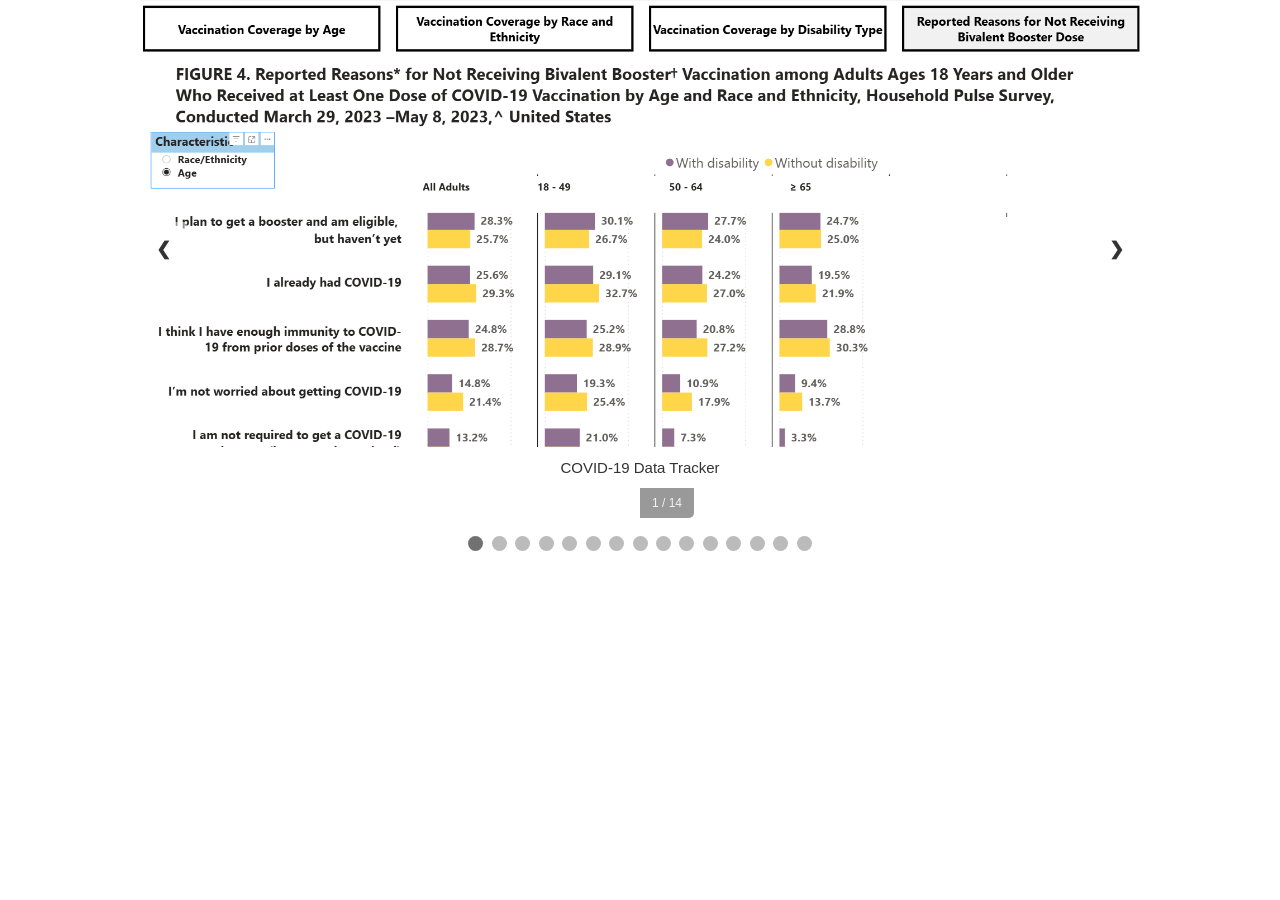
<file: index.html>
<!DOCTYPE html>
<html>
<head>
<meta name="viewport" content="width=device-width, initial-scale=1">
<style>
* {box-sizing: border-box}
body {font-family: Verdana, sans-serif; margin:0}
.mySlides {display: none; position: relative;} /* Added position: relative to the slide container */
img {vertical-align: middle;}

/* Slideshow container */
.slideshow-container {
  max-width: 1000px;
  position: relative;
  margin: auto;
}

/* Next & previous buttons */
.prev, .next {
  cursor: pointer;
  position: absolute;
  top: 50%;
  width: auto;
  padding: 16px;
  margin-top: -22px;
  color: #333;
  background-color: rgba(255,255,255,0.5);
  font-weight: bold;
  font-size: 18px;
  transition: 0.6s ease;
  border-radius: 0 3px 3px 0;
  user-select: none;
  z-index: 2; /* Ensures arrows stay above text layout shifts */
}

/* Position the "next button" to the right */
.next {
  right: 0;
  border-radius: 3px 0 0 3px;
}

/* On hover, add a black background color with a little bit see-through */
.prev:hover, .next:hover {
  background-color: rgba(0,0,0,0.8);
  color: white;
}

/* Caption text sits naturally below the image */
.text {
  color: #333333;
  font-size: 15px;
  padding: 12px 12px;
  position: relative;
  width: 100%;
  text-align: center;
}

/* Number text (1/3 etc) anchored to top-left of the slide container */
.numbertext {
  color: #f2f2f2;
  font-size: 12px;
  padding: 8px 12px;
  position: absolute;
  top: center;
  left: 50%;
  background-color: rgba(0,0,0,0.4);
  border-radius: 0 0 5px 0;
}

/* The dots/bullets/indicators */
.dot {
  cursor: pointer;
  height: 15px;
  width: 15px;
  margin: 0 2px;
  background-color: #bbb;
  border-radius: 50%;
  display: inline-block;
  transition: background-color 0.6s ease;
}

.active, .dot:hover {
  background-color: #717171;
}

/* Fading animation */
.fade {
  animation-name: fade;
  animation-duration: 1.5s;
}

@keyframes fade {
  from {opacity: .4} 
  to {opacity: 1}
}

/* On smaller screens, decrease text size */
@media only screen and (max-width: 300px) {
  .prev, .next,.text {font-size: 11px}
}
</style>
</head>
<body>

<div class="slideshow-container">

<div class="mySlides fade">
  <img src="CDT_Disability_Age.png" style="width:100%">
  <div class="text">COVID-19 Data Tracker</div>
  <div class="numbertext">1 / 14</div>
</div>

<div class="mySlides fade">
  <img src="CDT_Disability_Race.png" style="width:100%">
  <div class="text">COVID-19 Data Tracker</div>
  <div class="numbertext">2 / 14</div>
</div>

<div class="mySlides fade">
  <img src="CDT_TrendsBehavior.png" style="width:100%">
  <div class="text">COVID-19 Data Tracker</div>
  <div class="numbertext">3 / 14</div>
</div>

<div class="mySlides fade">
  <img src="CDT_TrendsBehavior_State.png" style="width:100%">
  <div class="text">CCOVID-19 Data Tracker</div>
  <div class="numbertext">4 / 14</div>
</div>

<div class="mySlides fade">
  <img src="CDT_VaxStatusIntent.png" style="width:100%">
  <div class="text">CCOVID-19 Data Tracker</div>
  <div class="numbertext">5 / 14</div>
</div>

<div class="mySlides fade">
  <img src="COVID19_NIS_Survey.png" style="width:100%">
  <div class="text">CCOVID National Immunization Survey - Coverage</div>
  <div class="numbertext">6 / 14</div>
</div>

<div class="mySlides fade">
  <img src="COVID19_NIS_Survey_Profiles.png" style="width:100%">
  <div class="text">COVID National Immunization Survey - Coverage</div>
  <div class="numbertext">7 / 14</div>
</div>
  
<div class="mySlides fade">
  <img src="VFC_1.png" style="width:100%">
  <div class="text">Vaccine For Children - Compliance Tracker (dummy data)</div>
  <div class="numbertext">8 / 14</div>
</div>

<div class="mySlides fade">
  <img src="VFC_2.png" style="width:100%">
  <div class="text">Vaccine For Children - Compliance Tracker (dummy data)</div>
  <div class="numbertext">9 / 14</div>
</div>

  <div class="mySlides fade">
  <img src="CPIC_1.png" style="width:100%">
  <div class="text">Capital Planning & Investment Control</div>
  <div class="numbertext">10 / 14</div>
</div>

    <div class="mySlides fade">
  <img src="CPIC_2.png" style="width:100%">
  <div class="text">Capital Planning & Investment Control</div>
  <div class="numbertext">11 / 14</div>
</div>

      <div class="mySlides fade">
  <img src="CPIC_3.png" style="width:100%">
  <div class="text">Capital Planning & Investment Control</div>
  <div class="numbertext">12 / 14</div>
</div>

          <div class="mySlides fade">
  <img src="CPR_1.png" style="width:100%">
  <div class="text">360 Customer Report</div>
  <div class="numbertext">13/ 14</div>
</div>

            <div class="mySlides fade">
  <img src="CPR2.png" style="width:100%">
  <div class="text">360 Customer Report</div>
  <div class="numbertext">13/ 14</div>
</div>
  
<a class="prev" onclick="plusSlides(-1)">❮</a>
<a class="next" onclick="plusSlides(1)">❯</a>

</div>
<br>

<!-- Fixed the indicator dots count to match your 9 total slides -->
<div style="text-align:center;padding:30px">
  <span class="dot" onclick="currentSlide(1)"></span> 
  <span class="dot" onclick="currentSlide(2)"></span> 
  <span class="dot" onclick="currentSlide(3)"></span> 
  <span class="dot" onclick="currentSlide(4)"></span> 
  <span class="dot" onclick="currentSlide(5)"></span> 
  <span class="dot" onclick="currentSlide(6)"></span> 
  <span class="dot" onclick="currentSlide(7)"></span> 
  <span class="dot" onclick="currentSlide(8)"></span> 
  <span class="dot" onclick="currentSlide(9)"></span> 
  <span class="dot" onclick="currentSlide(10)"></span> 
  <span class="dot" onclick="currentSlide(11)"></span> 
  <span class="dot" onclick="currentSlide(12)"></span> 
  <span class="dot" onclick="currentSlide(13)"></span> 
  <span class="dot" onclick="currentSlide(14)"></span> 
  <span class="dot" onclick="currentSlide(15)"></span> 
</div>

<script>
let slideIndex = 1;
showSlides(slideIndex);

function plusSlides(n) {
  showSlides(slideIndex += n);
}

function currentSlide(n) {
  showSlides(slideIndex = n);
}

function showSlides(n) {
  let i;
  let slides = document.getElementsByClassName("mySlides");
  let dots = document.getElementsByClassName("dot");
  if (n > slides.length) {slideIndex = 1}    
  if (n < 1) {slideIndex = slides.length}
  for (i = 0; i < slides.length; i++) {
    slides[i].style.display = "none";  
  }
  for (i = 0; i < dots.length; i++) {
    dots[i].className = dots[i].className.replace(" active", "");
  }
  slides[slideIndex-1].style.display = "block";  
  // Dynamic safety check ensures it won't crash if dots count mismatches slides count
  if (dots[slideIndex-1]) {
    dots[slideIndex-1].className += " active";
  }
}
</script>

</body>
</html>
</file>
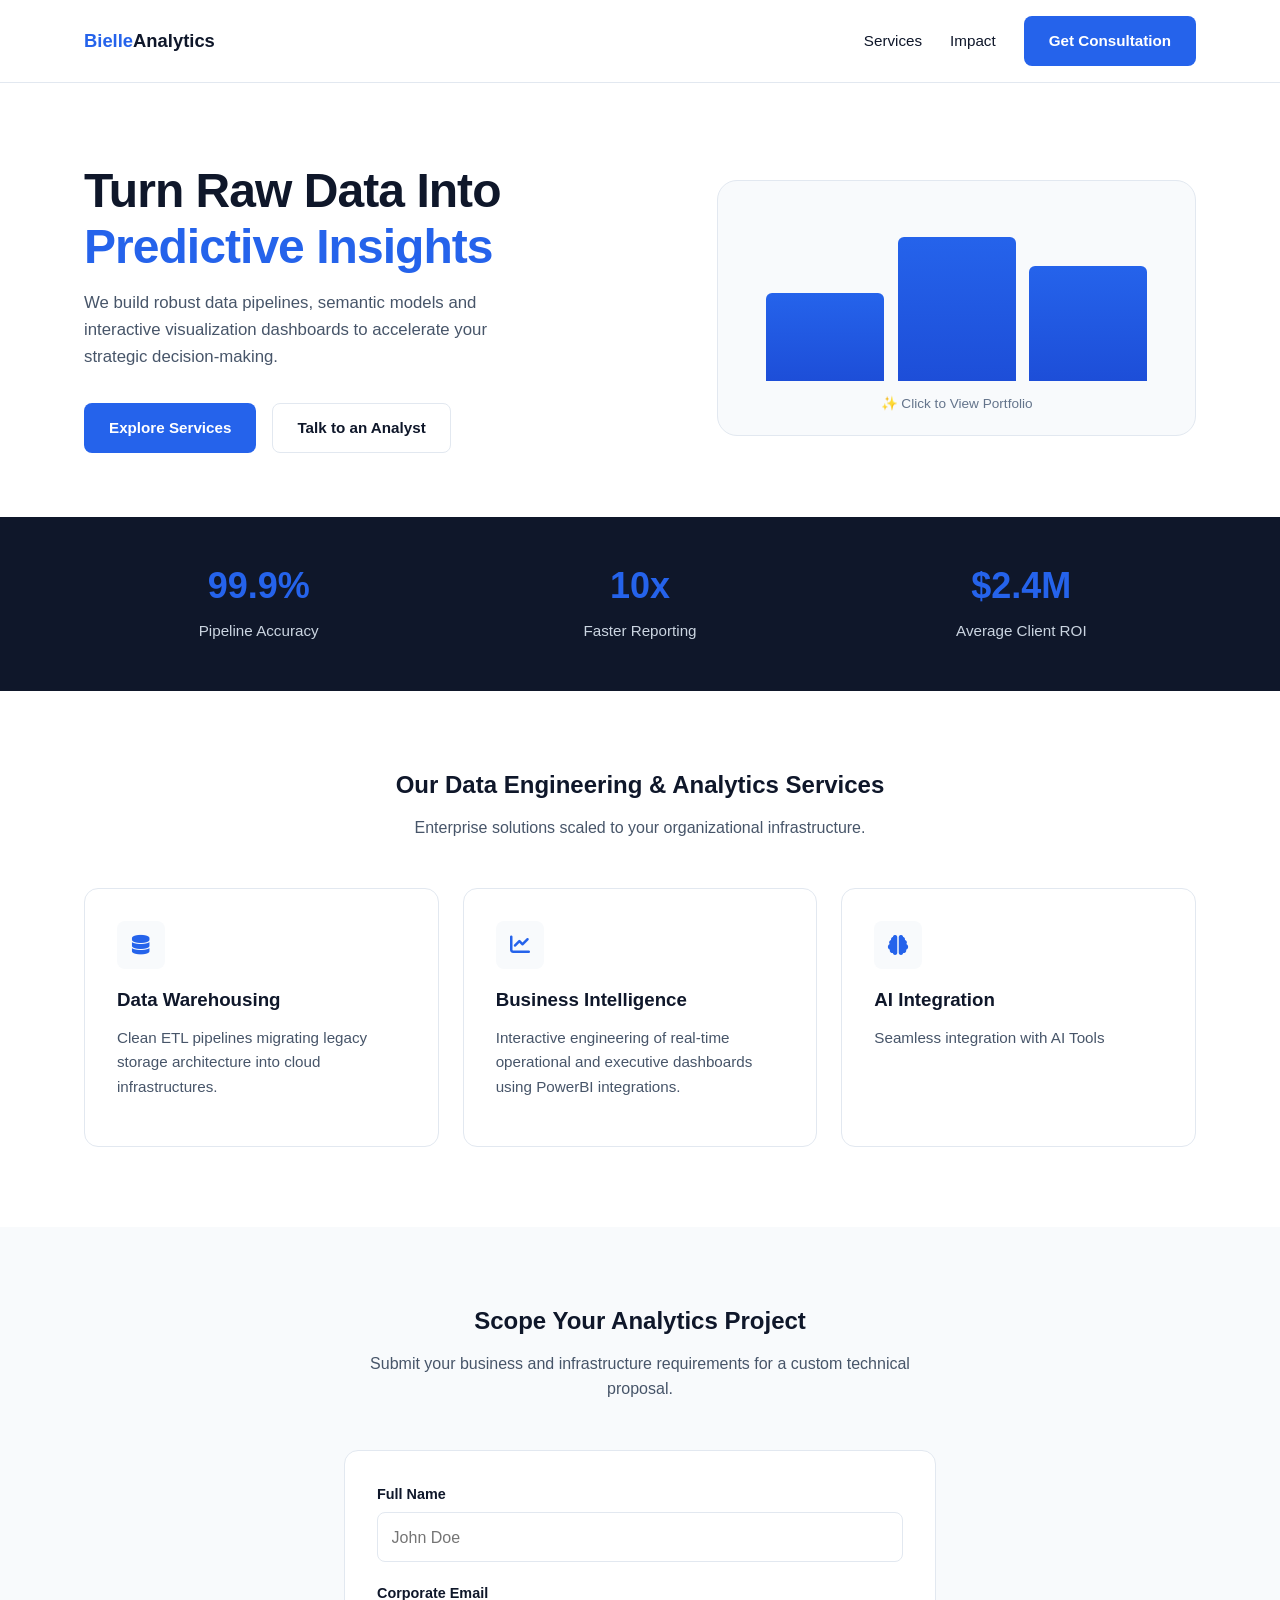
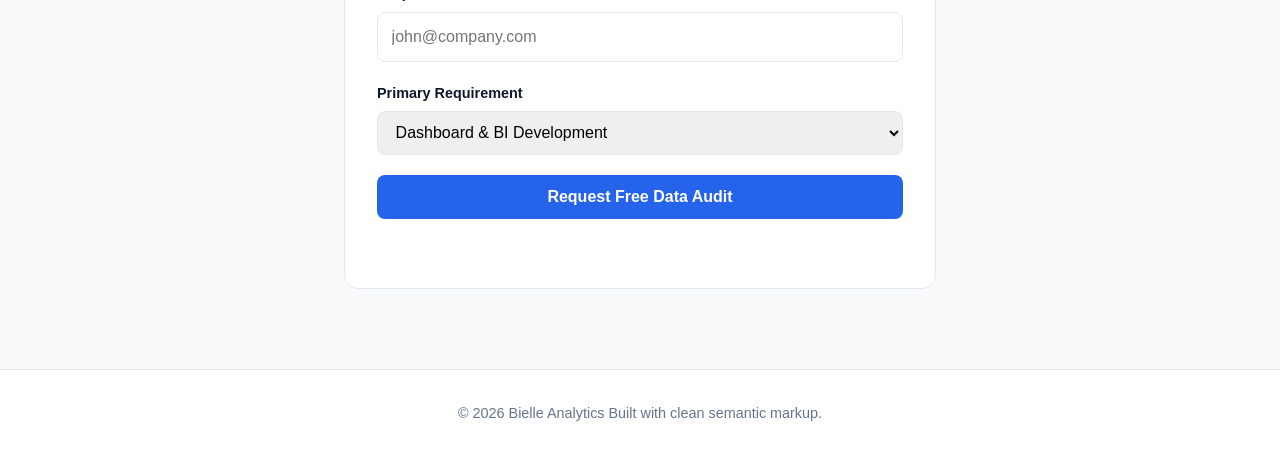
<file: index_2.html>
<!DOCTYPE html>
<html lang="en">
<head>
    <meta charset="UTF-8">
    <meta name="viewport" content="width=device-width, initial-scale=1.0">
    <title>Data Analytics Services | Organize Your Business Data into Metrics, KPIs and Actions</title>
    <link rel="stylesheet" href="style.css">
    <!-- FontAwesome (corrected CDN path) -->
    <link rel="stylesheet" href="https://cdnjs.cloudflare.com/ajax/libs/font-awesome/6.5.1/css/all.min.css">
    <script src="script.js" defer></script>
</head>
<body>

    <!-- Header Navigation -->
    <header class="navbar">
        <div class="container flex-header">
            <a href="#" class="logo"><span>Bielle</span>Analytics</a>
            <nav class="nav-links">
                <a href="#services">Services</a>
                <a href="#metrics">Impact</a>
                <a href="#contact" class="btn-primary">Get Consultation</a>
            </nav>
        </div>
    </header>

    <!-- Hero Section -->
    <section class="hero">
        <div class="container hero-grid">
            <div class="hero-text">
                <h1>Turn Raw Data Into <span>Predictive Insights</span></h1>
                <p>We build robust data pipelines, semantic models and interactive visualization dashboards to accelerate your strategic decision-making.</p>
                <div class="hero-cta">
                    <a href="#services" class="btn-primary">Explore Services</a>
                    <a href="#contact" class="btn-secondary">Talk to an Analyst</a>
                </div>
            </div>

            <!-- Clickable Hero Container -->
            <button type="button" class="hero-visual" id="portfolioTrigger" aria-haspopup="dialog" aria-controls="magazineModal">
                <div class="mock-dashboard" aria-hidden="true">
                    <div class="bar bar-1"></div>
                    <div class="bar bar-2"></div>
                    <div class="bar bar-3"></div>
                </div>
                <span class="hero-visual-caption">✨ Click to View Portfolio</span>
            </button>
        </div>
    </section>

    <!-- Portfolio Modal -->
    <div id="magazineModal" class="modal-overlay" role="dialog" aria-modal="true" aria-labelledby="magazineModalTitle" hidden>
        <div class="modal-content">
            <button type="button" class="close-modal" id="closeModal" aria-label="Close portfolio">×</button>

            <div class="magazine-viewport">
                <div class="magazine-track" id="magazineTrack">
                    <!-- Slide 0: Cover -->
                    <div class="slide cover-face">
                        <h2 id="magazineModalTitle">DataOps Portfolio</h2>
                        <p>Analytics Case Studies</p>
                    </div>

                    <!-- Slide 1 -->
                    <div class="slide">
                        <h3>BI Dashboards</h3>
                        <div class="portfolio-img" role="img" aria-label="Dashboard screenshot placeholder"><img src="CPIC_1.png" style="width:100%"></div>
                    </div>

                    <!-- Slide 2 -->
                    <div class="slide">
                        <h3>Predictive AI</h3>
                        <div class="portfolio-img" role="img" aria-label="Machine learning model output placeholder">ML Model Output</div>
                    </div>

                    <!-- Slide 3 -->
                    <div class="slide">
                        <h3>ETL Pipelines</h3>
                        <div class="portfolio-img" role="img" aria-label="Cloud architecture diagram placeholder">Cloud Architecture</div>
                    </div>
                    
                    <!-- Slide 4 -->
                    <div class="slide">
                        <h3>ETL Pipelines</h3>
                        <div class="portfolio-img" role="img" aria-label="Cloud architecture diagram placeholder">Cloud Architecture</div>
                    </div>

                    <!-- Slide 5 -->
                    <div class="slide">
                        <h3>ETL Pipelines</h3>
                        <div class="portfolio-img" role="img" aria-label="Cloud architecture diagram placeholder">Cloud Architecture</div>
                    </div>

                    <!-- Slide 6 -->
                    <div class="slide">
                        <h3>ETL Pipelines</h3>
                        <div class="portfolio-img" role="img" aria-label="Cloud architecture diagram placeholder">Cloud Architecture</div>
                    </div>

                    <!-- Slide 7 -->
                    <div class="slide">
                        <h3>ETL Pipelines</h3>
                        <div class="portfolio-img" role="img" aria-label="Cloud architecture diagram placeholder">Cloud Architecture</div>
                    </div>

                    <!-- Slide 8 -->
                    <div class="slide">
                        <h3>ETL Pipelines</h3>
                        <div class="portfolio-img" role="img" aria-label="Cloud architecture diagram placeholder">Cloud Architecture</div>
                    </div>

                    <!-- Slide 9 -->
                    <div class="slide">
                        <h3>ETL Pipelines</h3>
                        <div class="portfolio-img" role="img" aria-label="Cloud architecture diagram placeholder">Cloud Architecture</div>
                    </div>

                    <!-- Slide 10 -->
                    <div class="slide">
                        <h3>ETL Pipelines</h3>
                        <div class="portfolio-img" role="img" aria-label="Cloud architecture diagram placeholder">Cloud Architecture</div>
                    </div>

                    <!-- Slide 11 -->
                    <div class="slide">
                        <h3>ETL Pipelines</h3>
                        <div class="portfolio-img" role="img" aria-label="Cloud architecture diagram placeholder">Cloud Architecture</div>
                    </div>

                     <!-- Slide 12 -->
                    <div class="slide">
                        <h3>ETL Pipelines</h3>
                        <div class="portfolio-img" role="img" aria-label="Cloud architecture diagram placeholder">Cloud Architecture</div>
                    </div>

                    <!-- Slide 13 -->
                    <div class="slide">
                        <h3>ETL Pipelines</h3>
                        <div class="portfolio-img" role="img" aria-label="Cloud architecture diagram placeholder">Cloud Architecture</div>
                    </div>
                    <!-- Slide 14
                    
                    
                    : Closing -->
                    <div class="slide closing-face">
                        <h3>Let's Work Together</h3>
                        <p>End of Portfolio</p>
                    </div>
                </div>
            </div>

            <div class="magazine-nav">
                <button type="button" class="nav-btn" id="prevSlide" aria-label="Previous page">&larr;</button>
                <span class="slide-counter" id="slideCounter" aria-live="polite">1 / 5</span>
                <button type="button" class="nav-btn" id="nextSlide" aria-label="Next page">&rarr;</button>
            </div>
        </div>
    </div>

    <!-- Impact Metrics Section -->
    <section id="metrics" class="metrics-bar">
        <div class="container metrics-grid">
            <div class="metric-item">
                <h3>99.9%</h3>
                <p>Pipeline Accuracy</p>
            </div>
            <div class="metric-item">
                <h3>10x</h3>
                <p>Faster Reporting</p>
            </div>
            <div class="metric-item">
                <h3>$2.4M</h3>
                <p>Average Client ROI</p>
            </div>
        </div>
    </section>

    <!-- Services Grid Section -->
    <section id="services" class="services">
        <div class="container">
            <div class="section-title">
                <h2>Our Data Engineering &amp; Analytics Services</h2>
                <p>Enterprise solutions scaled to your organizational infrastructure.</p>
            </div>

            <div class="services-grid">
                <div class="service-card">
                    <div class="icon-wrapper"><i class="fa-solid fa-database" aria-hidden="true"></i></div>
                    <h3>Data Warehousing</h3>
                    <p>Clean ETL pipelines migrating legacy storage architecture into cloud infrastructures.</p>
                </div>
                <div class="service-card">
                    <div class="icon-wrapper"><i class="fa-solid fa-chart-line" aria-hidden="true"></i></div>
                    <h3>Business Intelligence</h3>
                    <p>Interactive engineering of real-time operational and executive dashboards using PowerBI integrations.</p>
                </div>
                <div class="service-card">
                    <div class="icon-wrapper"><i class="fa-solid fa-brain" aria-hidden="true"></i></div>
                    <h3>AI Integration</h3>
                    <p>Seamless integration with AI Tools</p>
                </div>

            </div>
        </div>
    </section>

    <!-- Contact Form Section -->
    <section id="contact" class="contact">
        <div class="container small-container">
            <div class="section-title">
                <h2>Scope Your Analytics Project</h2>
                <p>Submit your business and infrastructure requirements for a custom technical proposal.</p>
            </div>
            <form class="project-form" id="projectForm" novalidate>
                <div class="form-group">
                    <label for="name">Full Name</label>
                    <input type="text" id="name" name="name" required placeholder="John Doe">
                </div>
                <div class="form-group">
                    <label for="email">Corporate Email</label>
                    <input type="email" id="email" name="email" required placeholder="john@company.com">
                </div>
                <div class="form-group">
                    <label for="service-type">Primary Requirement</label>
                    <select id="service-type" name="service-type">
                        <option value="bi">Dashboard &amp; BI Development</option>
                        <option value="etl">ETL &amp; Cloud Warehousing</option>
                        <option value="ai">Predictive AI Implementations</option>
                    </select>
                </div>
                <button type="submit" class="btn-submit">Request Free Data Audit</button>
                <p class="form-status" id="formStatus" role="status" aria-live="polite"></p>
            </form>
        </div>
    </section>

    <!-- Footer -->
    <footer>
        <div class="container text-center">
            <p>&copy; 2026 Bielle Analytics Built with clean semantic markup.</p>
        </div>
    </footer>

</body>
</html>
</file>
<file: style.css>
/* ==========================================================================
   Tokens
   ========================================================================== */
:root {
    --color-ink: #0f172a;
    --color-slate: #1e293b;
    --color-slate-600: #475569;
    --color-slate-500: #64748b;
    --color-border: #e2e8f0;
    --color-surface: #f8fafc;
    --color-accent: #2563eb;
    --color-accent-dark: #1d4ed8;
    --color-white: #ffffff;

    --font-body: -apple-system, BlinkMacSystemFont, "Segoe UI", Roboto, Helvetica, Arial, sans-serif;

    --radius-sm: 8px;
    --radius-md: 14px;
    --radius-lg: 20px;

    --container-width: 1160px;
    --shadow-card: 0 8px 24px rgba(15, 23, 42, 0.06);
    --shadow-modal: 0 24px 60px rgba(15, 23, 42, 0.35);
}

* { box-sizing: border-box; }

html { scroll-behavior: smooth; }

body {
    margin: 0;
    font-family: var(--font-body);
    color: var(--color-ink);
    line-height: 1.6;
    background: var(--color-white);
}

.container {
    width: 100%;
    max-width: var(--container-width);
    margin: 0 auto;
    padding: 0 1.5rem;
}

.small-container { max-width: 640px; }

a { text-decoration: none; color: inherit; }

h1, h2, h3 { line-height: 1.15; margin: 0 0 0.75rem; }

/* ==========================================================================
   Buttons
   ========================================================================== */
.btn-primary,
.btn-secondary,
.btn-submit {
    display: inline-block;
    font-weight: 600;
    font-size: 0.95rem;
    padding: 0.75rem 1.5rem;
    border-radius: var(--radius-sm);
    border: 1px solid transparent;
    cursor: pointer;
    transition: transform 0.15s ease, box-shadow 0.15s ease, background-color 0.15s ease;
}

.btn-primary,
.btn-submit {
    background: var(--color-accent);
    color: var(--color-white);
}

.btn-primary:hover,
.btn-submit:hover {
    background: var(--color-accent-dark);
    transform: translateY(-1px);
}

.btn-secondary {
    background: transparent;
    color: var(--color-ink);
    border-color: var(--color-border);
}

.btn-secondary:hover {
    border-color: var(--color-slate-500);
    transform: translateY(-1px);
}

.btn-submit { width: 100%; font-size: 1rem; }

/* ==========================================================================
   Navbar
   ========================================================================== */
.navbar {
    position: sticky;
    top: 0;
    z-index: 40;
    background: rgba(255, 255, 255, 0.9);
    backdrop-filter: blur(8px);
    border-bottom: 1px solid var(--color-border);
}

.flex-header {
    display: flex;
    align-items: center;
    justify-content: space-between;
    padding-block: 1rem;
}

.logo {
    font-weight: 700;
    font-size: 1.15rem;
    color: var(--color-ink);
}

.logo span { color: var(--color-accent); }

.nav-links {
    display: flex;
    align-items: center;
    gap: 1.75rem;
    font-weight: 500;
    font-size: 0.95rem;
}

/* ==========================================================================
   Hero
   ========================================================================== */
.hero { padding-block: 5rem 4rem; }

.hero-grid {
    display: grid;
    grid-template-columns: 1.1fr 0.9fr;
    gap: 3rem;
    align-items: center;
}

.hero-text h1 {
    font-size: clamp(2rem, 4vw, 3rem);
    letter-spacing: -0.02em;
}

.hero-text h1 span { color: var(--color-accent); }

.hero-text p {
    color: var(--color-slate-600);
    font-size: 1.05rem;
    max-width: 46ch;
    margin-bottom: 2rem;
}

.hero-cta { display: flex; gap: 1rem; flex-wrap: wrap; }

/* Hero visual / portfolio trigger */
.hero-visual {
    background: var(--color-surface);
    border: 1px solid var(--color-border);
    border-radius: var(--radius-lg);
    padding: 2.5rem 2rem 1.25rem;
    width: 100%;
    font: inherit;
    color: inherit;
    cursor: pointer;
    transition: box-shadow 0.2s ease, transform 0.2s ease;
}

.hero-visual:hover,
.hero-visual:focus-visible {
    box-shadow: var(--shadow-card);
    transform: translateY(-2px);
}

.mock-dashboard {
    display: flex;
    align-items: flex-end;
    gap: 0.85rem;
    height: 160px;
    padding: 0 1rem;
}

.mock-dashboard .bar {
    flex: 1;
    border-radius: 6px 6px 0 0;
    background: linear-gradient(180deg, var(--color-accent), var(--color-accent-dark));
}

.bar-1 { height: 55%; }
.bar-2 { height: 90%; }
.bar-3 { height: 72%; }

.hero-visual-caption {
    display: block;
    text-align: center;
    font-size: 0.85rem;
    color: var(--color-slate-500);
    margin-top: 0.75rem;
}

/* ==========================================================================
   Portfolio Modal
   ========================================================================== */
.modal-overlay {
    position: fixed;
    top: 0;
    right: 0;
    bottom: 0;
    left: 0;
    background: rgba(15, 23, 42, 0.65);
    display: flex;
    align-items: center;
    justify-content: center;
    z-index: 100;
    padding: 1.5rem;
}

.modal-overlay[hidden] { display: none; }

.modal-content {
    position: relative;
    width: min(720px, 100%);
}

.close-modal {
    position: absolute;
    top: -2.5rem;
    right: 0;
    background: transparent;
    border: none;
    color: var(--color-white);
    font-size: 2rem;
    line-height: 1;
    cursor: pointer;
}

.magazine-viewport {
    position: relative;
    height: 550px;
    overflow: hidden;
    border-radius: var(--radius-md);
    box-shadow: var(--shadow-modal);
    border: 1px solid var(--color-border);
}

.magazine-track {
    display: flex;
    height: 100%;
    transition: transform 0.4s ease;
}

.slide {
    flex: 0 0 100%;
    width: 100%;
    box-sizing: border-box;
    background: var(--color-white);
    padding: 2.5rem;
    display: flex;
    flex-direction: column;
}

.slide h3 { margin-top: 1.25rem; }

.cover-face,
.closing-face {
    background: var(--color-ink);
    color: var(--color-white);
    justify-content: center;
    align-items: center;
    text-align: center;
}

.magazine-nav {
    display: flex;
    align-items: center;
    justify-content: center;
    gap: 1.25rem;
    margin-top: 1rem;
}

.nav-btn {
    width: 40px;
    height: 40px;
    border-radius: 50%;
    border: 1px solid var(--color-border);
    background: var(--color-white);
    color: var(--color-ink);
    font-size: 1.1rem;
    cursor: pointer;
    transition: background-color 0.15s ease, transform 0.15s ease;
}

.nav-btn:hover { background: var(--color-surface); transform: translateY(-1px); }

.nav-btn:disabled {
    opacity: 0.4;
    cursor: not-allowed;
    transform: none;
}

.slide-counter {
    color: var(--color-white);
    font-size: 0.9rem;
    min-width: 3.5rem;
    text-align: center;
}

.portfolio-img {
    flex: 1;
    display: flex;
    align-items: center;
    justify-content: center;
    margin-top: 1rem;
    background: var(--color-surface);
    border: 1px dashed var(--color-border);
    border-radius: var(--radius-sm);
    color: var(--color-slate-500);
    font-size: 0.9rem;
}

/* ==========================================================================
   Metrics
   ========================================================================== */
.metrics-bar {
    background: var(--color-ink);
    color: var(--color-white);
    padding-block: 3rem;
}

.metrics-grid {
    display: grid;
    grid-template-columns: repeat(3, 1fr);
    gap: 2rem;
    text-align: center;
}

.metric-item h3 {
    font-size: 2.25rem;
    color: var(--color-accent);
}

.metric-item p {
    margin: 0;
    color: #cbd5e1;
    font-size: 0.95rem;
}

/* ==========================================================================
   Services
   ========================================================================== */
.services { padding-block: 5rem; }

.section-title {
    text-align: center;
    max-width: 560px;
    margin: 0 auto 3rem;
}

.section-title p { color: var(--color-slate-600); }

.services-grid {
    display: grid;
    grid-template-columns: repeat(3, 1fr);
    gap: 1.5rem;
}

.service-card {
    padding: 2rem;
    border: 1px solid var(--color-border);
    border-radius: var(--radius-md);
    transition: box-shadow 0.2s ease, transform 0.2s ease;
}

.service-card:hover {
    box-shadow: var(--shadow-card);
    transform: translateY(-3px);
}

.icon-wrapper {
    width: 48px;
    height: 48px;
    border-radius: var(--radius-sm);
    background: var(--color-surface);
    color: var(--color-accent);
    display: flex;
    align-items: center;
    justify-content: center;
    font-size: 1.25rem;
    margin-bottom: 1.25rem;
}

.service-card p { color: var(--color-slate-600); font-size: 0.95rem; }

/* ==========================================================================
   Contact
   ========================================================================== */
.contact {
    background: var(--color-surface);
    padding-block: 5rem;
}

.project-form {
    background: var(--color-white);
    border: 1px solid var(--color-border);
    border-radius: var(--radius-md);
    padding: 2rem;
    display: flex;
    flex-direction: column;
    gap: 1.25rem;
}

.form-group { display: flex; flex-direction: column; gap: 0.4rem; }

.form-group label { font-size: 0.9rem; font-weight: 600; }

.form-group input,
.form-group select {
    padding: 0.7rem 0.85rem;
    border: 1px solid var(--color-border);
    border-radius: var(--radius-sm);
    font: inherit;
}

.form-group input:focus,
.form-group select:focus {
    outline: 2px solid var(--color-accent);
    outline-offset: 1px;
}

.form-status {
    margin: 0;
    font-size: 0.9rem;
    min-height: 1.2em;
    color: var(--color-accent-dark);
}

/* ==========================================================================
   Footer
   ========================================================================== */
footer {
    padding-block: 2rem;
    border-top: 1px solid var(--color-border);
}

footer p {
    color: var(--color-slate-500);
    font-size: 0.9rem;
    margin: 0;
}

.text-center { text-align: center; }

/* ==========================================================================
   Responsive
   ========================================================================== */
@media (max-width: 860px) {
    .hero-grid { grid-template-columns: 1fr; }
    .nav-links { gap: 1rem; font-size: 0.85rem; }
    .services-grid { grid-template-columns: 1fr; }
    .metrics-grid { grid-template-columns: 1fr; gap: 1.5rem; }
    .magazine-viewport { height: 360px; }
}

/* Respect reduced motion preferences */
@media (prefers-reduced-motion: reduce) {
    html { scroll-behavior: auto; }
    .magazine-track, .hero-visual, .service-card, .btn-primary, .btn-secondary, .btn-submit {
        transition: none;
    }
}
</file>
